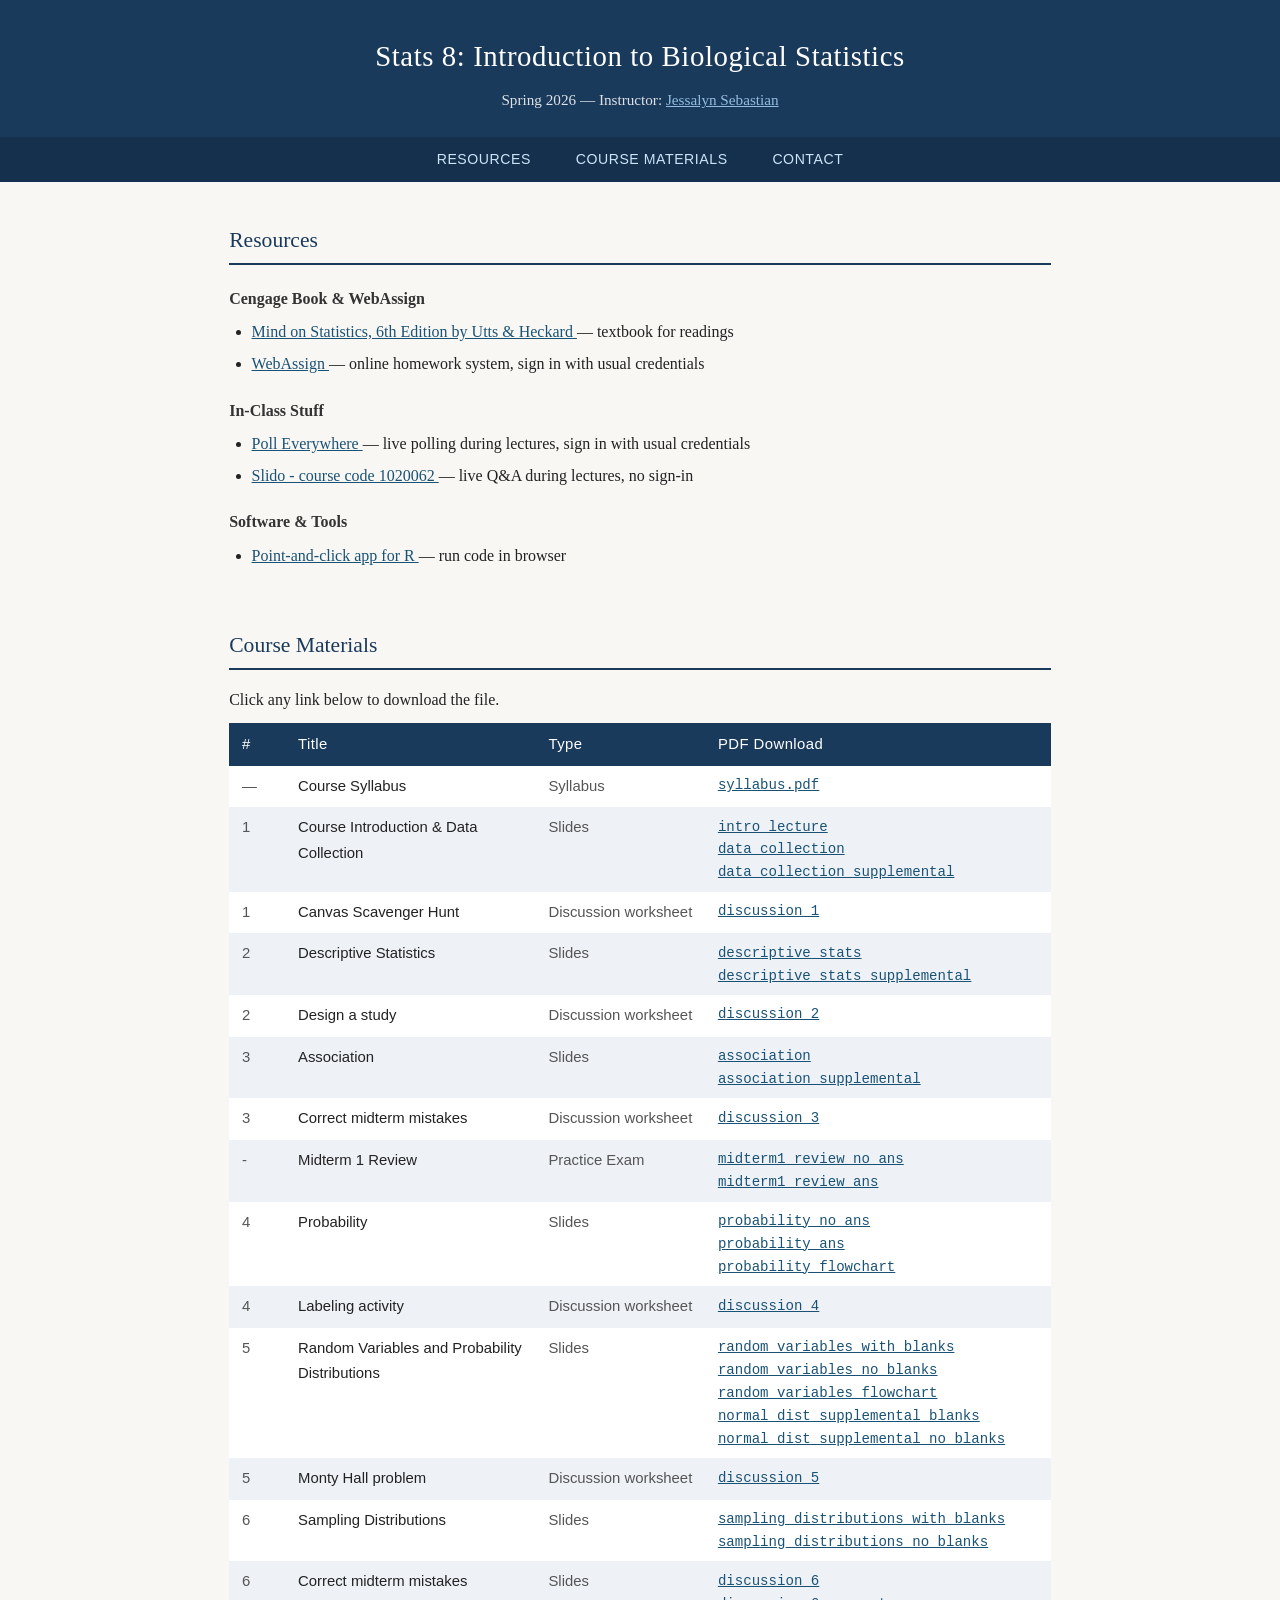
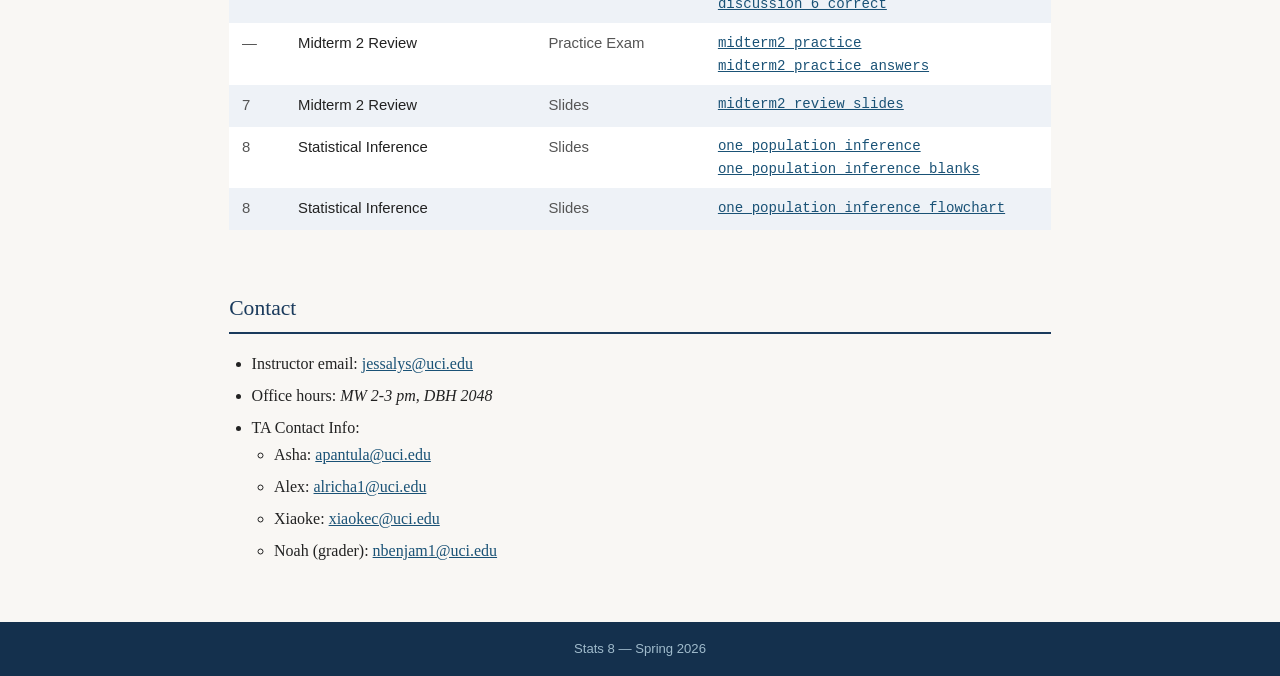
<file: index.html>
<!DOCTYPE html>
<html lang="en">
<head>
  <meta charset="UTF-8" />
  <meta name="viewport" content="width=device-width, initial-scale=1.0" />
  <title>Stats 8 — Spring 2026</title>
  <link rel="stylesheet" href="css/styles.css" />
</head>
<body>

  <header>
    <h1>Stats 8: Introduction to Biological Statistics</h1>
    <p class="subtitle">Spring 2026 &mdash; Instructor: <a href="mailto:jessalys@uci.edu">Jessalyn Sebastian</a></p>
  </header>

  <nav>
    <a href="#resources">Resources</a>
    <a href="#materials">Course Materials</a>
    <a href="#contact">Contact</a>
  </nav>

  <main>

      <!-- ── Resources ─────────────────────────────────────────────────── -->
    <section id="resources">
      <h2>Resources</h2>

      <h3>Cengage Book & WebAssign</h3>
      <ul>
        <li>
          <a href="https://ng.cengage.com/static/nb/ui/evo/index.html?snapshotId=2184703&id=1052605609&eISBN=9781337794749" target="_blank" rel="noopener">
            Mind on Statistics, 6th Edition by Utts &amp; Heckard
          </a> — textbook for readings
        </li>
        <li>
          <a href="https://www.webassign.net/" target="_blank" rel="noopener">
            WebAssign
          </a> — online homework system, sign in with usual credentials
        </li>
      </ul>

      <h3>In-Class Stuff</h3>
      <ul>
        <li>
          <a href="https://www.polleverywhere.com/stats8" target="_blank" rel="noopener">
            Poll Everywhere
          </a> — live polling during lectures, sign in with usual credentials
        </li>
                <li>
          <a href="https://www.slido.com" target="_blank" rel="noopener">
            Slido - course code 1020062
          </a> — live Q&A during lectures, no sign-in
        </li>
      </ul>

      <h3>Software &amp; Tools</h3>
      <ul>
        <li>
          <a href="https://jessalynnsebastian.github.io/intro_stat_shiny_r/" target="_blank" rel="noopener">
            Point-and-click app for R
          </a> — run code in browser
        </li>
      </ul>
    </section>

    <!-- ── Course Materials ───────────────────────────────────────────── -->
    <section id="materials">
      <h2>Course Materials</h2>
      <p>Click any link below to download the file.</p>

      <table>
        <thead>
          <tr>
            <th>#</th>
            <th>Title</th>
            <th>Type</th>
            <th>PDF Download</th>
          </tr>
        </thead>
        <tbody>

          <!-- ── Syllabus ── -->
          <tr>
            <td>—</td>
            <td>Course Syllabus</td>
            <td>Syllabus</td>
            <td><a href="materials/STATS8_S26.pdf" download>syllabus.pdf</a></td>
          </tr>

          <!-- ── Lecture slides — add a row for each new PDF ── -->
          <tr>
            <td>1</td>
            <td>Course Introduction &amp; Data Collection</td>
            <td>Slides</td>
            <td>
              <a href="materials/0_intro_lecture.pdf" download>intro_lecture</a><br />
              <a href="materials/1_datacollection.pdf" download>data_collection</a><br />
              <a href="materials/1_supplemental.pdf" download>data_collection_supplemental</a>
            </td>
          </tr>

          <tr>
            <td>1</td>
            <td>Canvas Scavenger Hunt</td>
            <td>Discussion worksheet</td>
            <td>
              <a href="materials/Discussion1.pdf" download>discussion_1</a>
            </td>
          </tr>

          <tr>
            <td>2</td>
            <td>Descriptive Statistics</td>
            <td>Slides</td>
            <td>
              <a href="materials/2_descriptivestats.pdf" download>descriptive_stats</a><br />
              <a href="materials/2_supplemental.pdf" download>descriptive_stats_supplemental</a>
            </td>
          </tr>

          <tr>
            <td>2</td>
            <td>Design a study</td>
            <td>Discussion worksheet</td>
            <td>
              <a href="materials/Discussion2.pdf" download>discussion_2</a>
            </td>
          </tr>

          <tr>
            <td>3</td>
            <td>Association</td>
            <td>Slides</td>
            <td>
              <a href="materials/3_association.pdf" download>association</a><br />
              <a href="materials/3_supplemental.pdf" download>association_supplemental</a>
            </td>
          </tr>

          <tr>
            <td>3</td>
            <td>Correct midterm mistakes</td>
            <td>Discussion worksheet</td>
            <td>
              <a href="materials/Discussion3Full.pdf" download>discussion_3</a>
            </td>
          </tr>
          
          <tr>
            <td>-</td>
            <td>Midterm 1 Review</td>
            <td>Practice Exam</td>
            <td>
              <a href="materials/3_mt1_review_no_ans.pdf" download>midterm1_review_no_ans</a><br />
              <a href="materials/3_mt1_review_ans.pdf" download>midterm1_review_ans</a>
            </td>
          </tr>

          <tr>
            <td>4</td>
            <td>Probability</td>
            <td>Slides</td>
            <td>
              <a href="materials/4_probability_no_ans.pdf" download>probability_no_ans</a><br />
              <a href="materials/4_probability.pdf" download>probability_ans</a><br />
              <a href="materials/4_probability_flowchart.pdf" download>probability_flowchart</a>
            </td>
          </tr>

          <tr>
            <td>4</td>
            <td>Labeling activity</td>
            <td>Discussion worksheet</td>
            <td>
              <a href="materials/Discussion4.pdf" download>discussion_4</a>
            </td>
          </tr>

          <tr>
            <td>5</td>
            <td>Random Variables and Probability Distributions</td>
            <td>Slides</td>
            <td>
              <a href="materials/5_dist_rv_withblanks.pdf" download>random_variables_with_blanks</a><br />
              <a href="materials/5_dist_rv.pdf" download>random_variables_no_blanks</a><br />
              <a href="materials/5_dist_rv_flowchart.pdf" download>random_variables_flowchart</a><br />
              <a href="materials/5_supplemental.pdf" download>normal_dist_supplemental_blanks</a><br />
              <a href="materials/5_supplemental_filled.pdf" download>normal_dist_supplemental_no_blanks</a>
            </td>
          </tr>

          <tr>
            <td>5</td>
            <td>Monty Hall problem</td>
            <td>Discussion worksheet</td>
            <td>
              <a href="materials/Discussion5.pdf" download>discussion_5</a>
            </td>
          </tr>

          <tr>
            <td>6</td>
            <td>Sampling Distributions</td>
            <td>Slides</td>
            <td>
              <a href="materials/6_samplingdist_inference_blanks.pdf" download>sampling_distributions_with_blanks</a><br />
              <a href="materials/6_samplingdist_inference_filled.pdf" download>sampling_distributions_no_blanks</a>
            </td>
          </tr>

          <tr>
            <td>6</td>
            <td>Correct midterm mistakes</td>
            <td>Slides</td>
            <td>
              <a href="materials/Discussion6Full.pdf" download>discussion_6</a><br />
              <a href="materials/stats8_dis6_ans.pdf" download>discussion_6_correct</a>
            </td>
          </tr>

          <tr>
            <td>—</td>
            <td>Midterm 2 Review</td>
            <td>Practice Exam</td>
            <td>
              <a href="materials/stats8_mt2_practice.pdf" download>midterm2_practice</a><br />
              <a href="materials/stats8_mt2_practice_ans.pdf" download>midterm2_practice_answers</a>
            </td>
          </tr>

          <tr>
            <td>7</td>
            <td>Midterm 2 Review</td>
            <td>Slides</td>
            <td>
              <a href="materials/7_mt2_review.pdf" download>midterm2_review_slides</a>
            </td>
          </tr>

          <tr>
            <td>8</td>
            <td>Statistical Inference</td>
            <td>Slides</td>
            <td>
              <a href="materials/8_one_pop_inference.pdf" download>one_population_inference</a>
              <a href="materials/8_one_pop_inference_blanks.pdf" download>one_population_inference_blanks</a><br />
            </td>
          </tr>

          <tr>
            <td>8</td>
            <td>Statistical Inference</td>
            <td>Slides</td>
            <td>
              <a href="materials/CI_HT_flowcharts.html" target="_blank" rel="noopener">one_population_inference_flowchart</a><br />
            </td>
          </tr>

        </tbody>
      </table>
    </section>

    <!-- ── Contact ───────────────────────────────────────────────────── -->
    <section id="contact">
      <h2>Contact</h2>
      <ul>
        <li>Instructor email: <a href="mailto:jessalys@uci.edu">jessalys@uci.edu</a></li>
        <li>Office hours: <em>MW 2-3 pm, DBH 2048</em></li>
        <li>
          TA Contact Info:
          <ul>
            <li>Asha: <a href="mailto:apantula@uci.edu">apantula@uci.edu</a></li>
            <li>Alex: <a href="mailto:alricha1@uci.edu">alricha1@uci.edu</a></li>
            <li>Xiaoke: <a href="mailto:xiaokec@uci.edu">xiaokec@uci.edu</a></li>
            <li>Noah (grader): <a href="mailto:nbenjam1@uci.edu">nbenjam1@uci.edu</a></li>
          </ul>
        </li>
      </ul>
    </section>

  </main>

  <footer>
    <p>Stats 8 &mdash; Spring 2026</p>
  </footer>

</body>
</html>
</file>
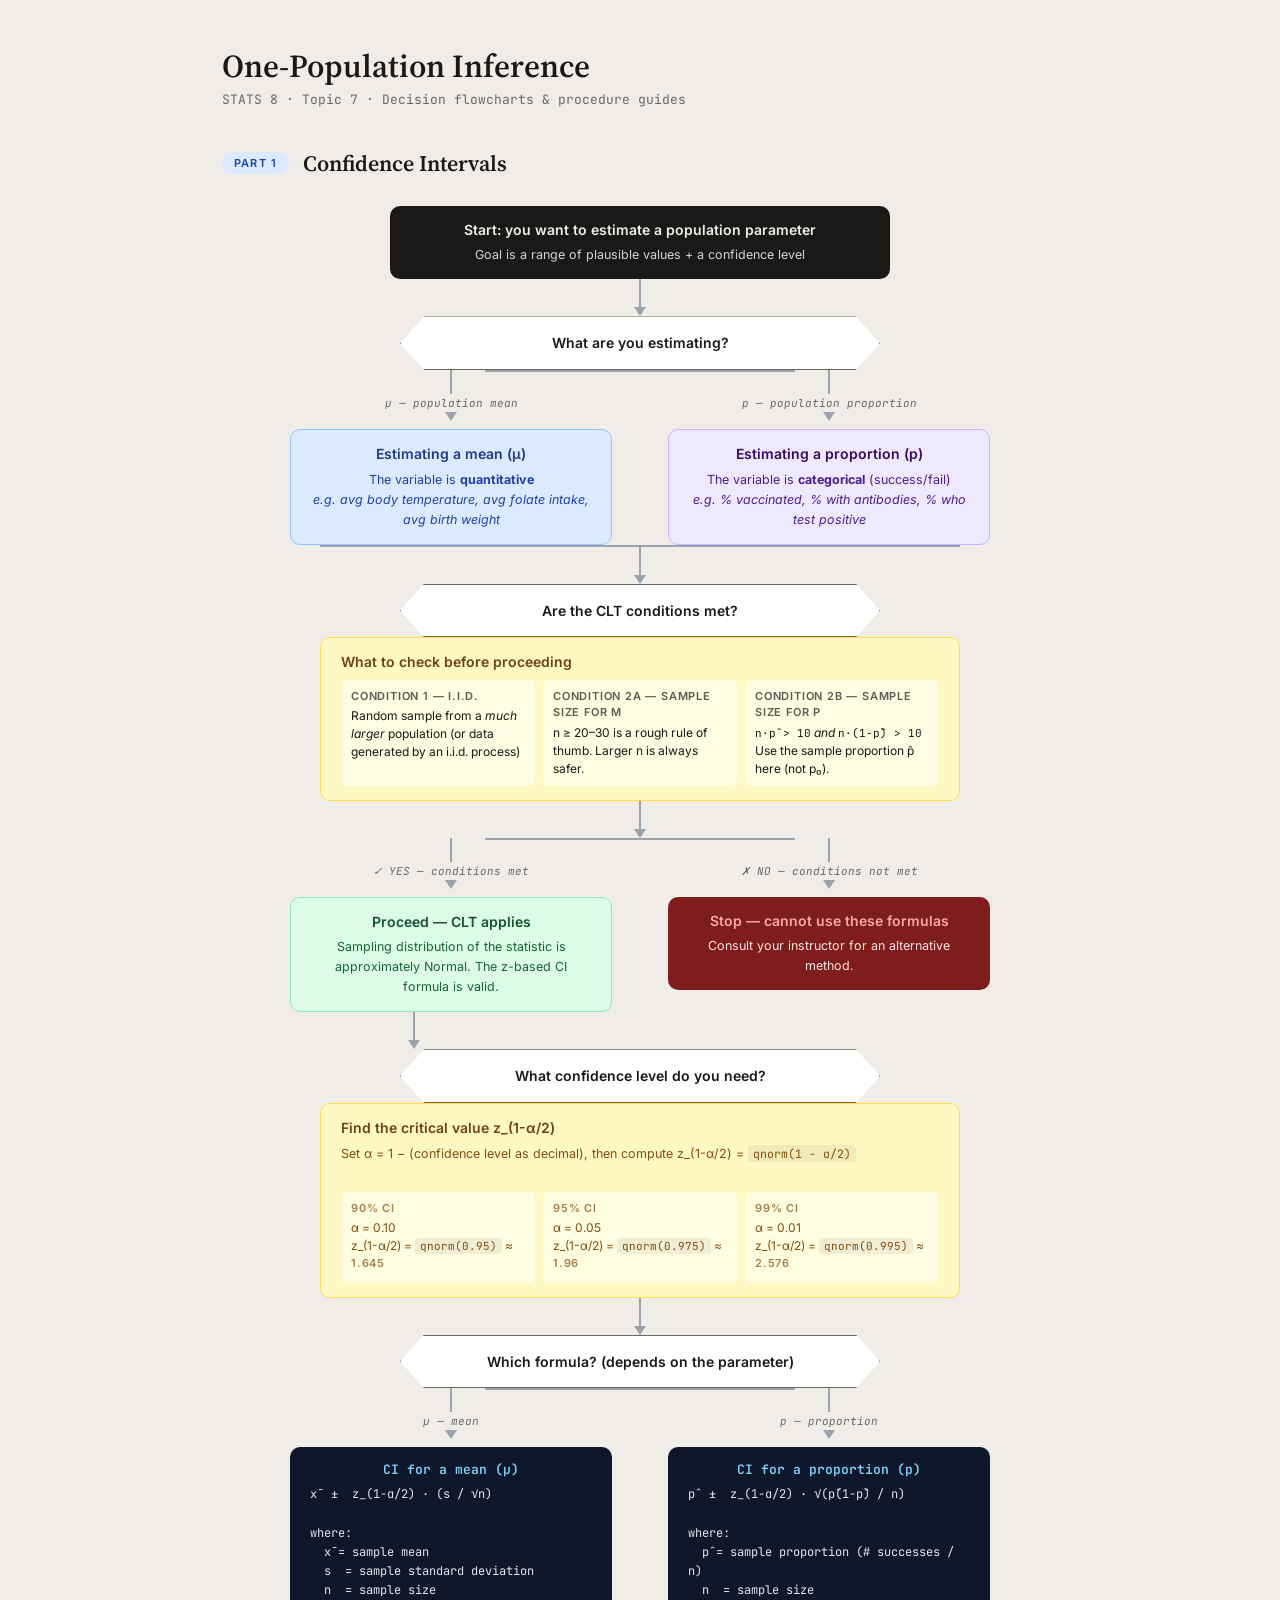
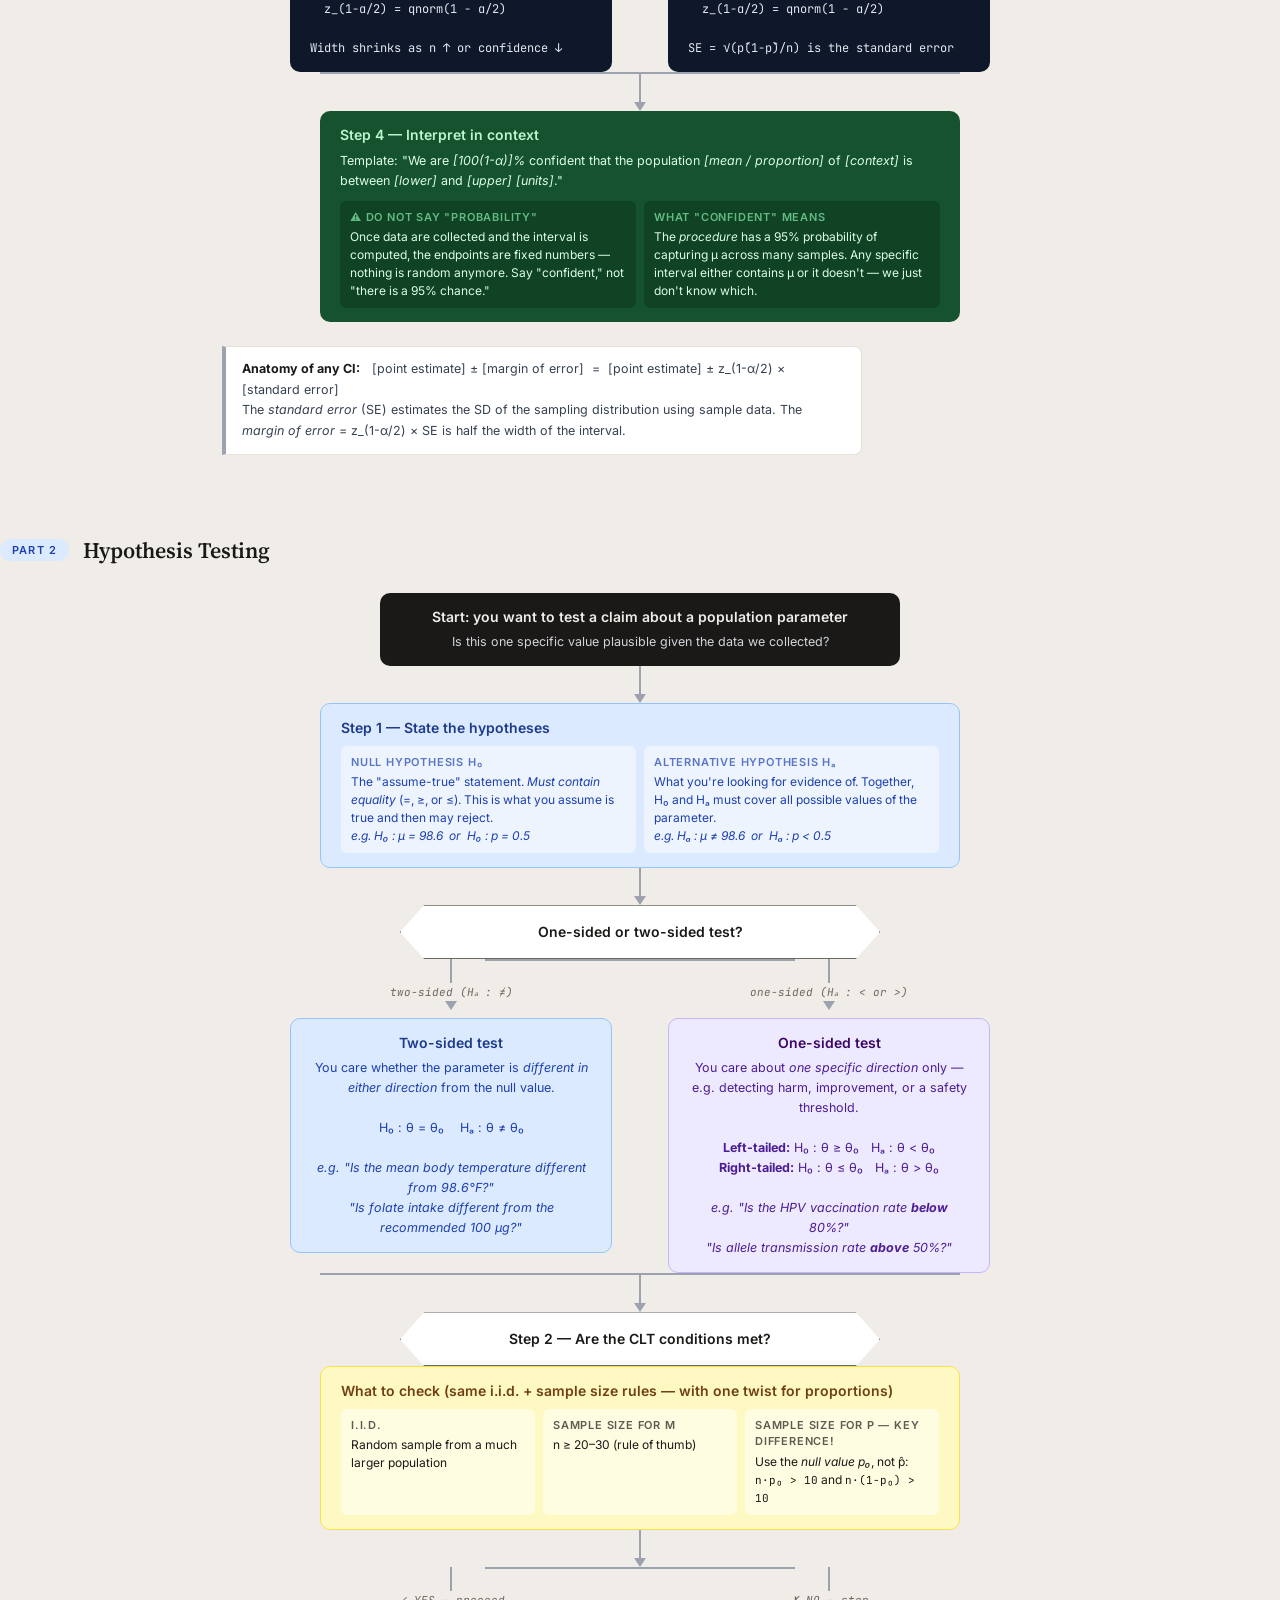
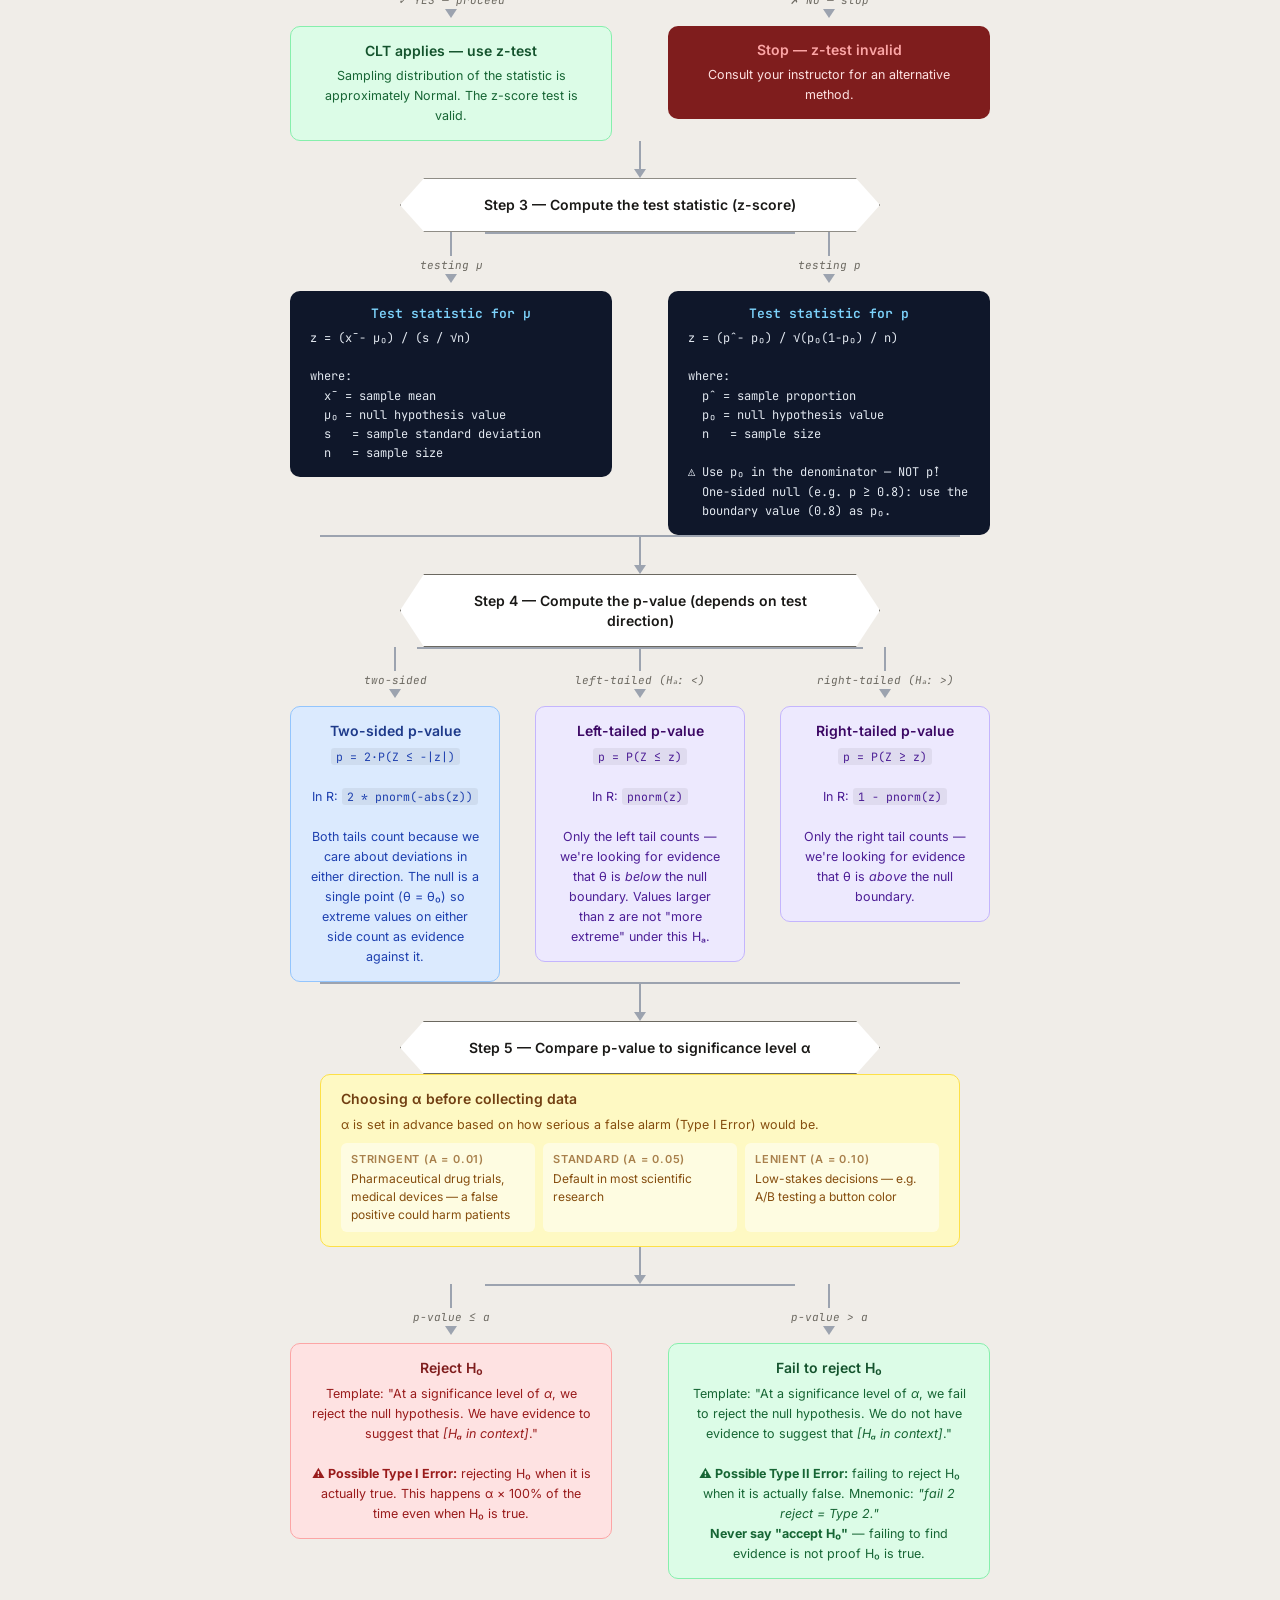
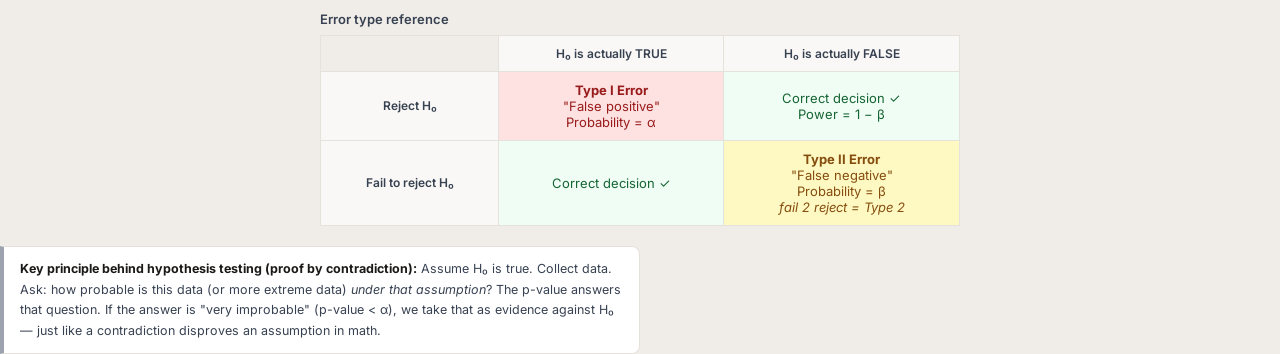
<file: CI_HT_flowcharts.html>
<!DOCTYPE html>
<html lang="en">
<head>
<meta charset="UTF-8">
<title>One-Population Inference — Decision Flowcharts</title>
<link href="https://fonts.googleapis.com/css2?family=Source+Serif+4:wght@400;600&family=JetBrains+Mono:wght@400;500&family=Inter:wght@400;500;600&display=swap" rel="stylesheet">
<style>
/* ── reset & base ─────────────────────────────────────────────── */
*{box-sizing:border-box;margin:0;padding:0}
body{font-family:'Inter',sans-serif;background:#f0ede8;color:#1a1917;min-height:100vh}

/* ── page shell ───────────────────────────────────────────────── */
.page{max-width:900px;margin:0 auto;padding:48px 32px 80px}

/* ── header ───────────────────────────────────────────────────── */
.doc-title{font-family:'Source Serif 4',serif;font-size:32px;font-weight:600;color:#1a1917;line-height:1.15;margin-bottom:6px}
.doc-sub{font-size:13px;color:#6b6860;font-family:'JetBrains Mono',monospace;margin-bottom:40px}

/* ── section headers ──────────────────────────────────────────── */
.section-label{display:flex;align-items:center;gap:14px;margin-bottom:28px;margin-top:64px}
.section-pill{font-size:11px;font-weight:600;letter-spacing:1.2px;text-transform:uppercase;padding:4px 12px;border-radius:20px}
.pill-blue{background:#dbeafe;color:#1e40af}
.pill-purple{background:#ede9fe;color:#4c1d95}
.section-label h2{font-family:'Source Serif 4',serif;font-size:22px;font-weight:600;color:#1a1917}

/* ── flow containers ──────────────────────────────────────────── */
.flow{display:flex;flex-direction:column;align-items:center;gap:0}

/* ── node base ────────────────────────────────────────────────── */
.node{border-radius:10px;padding:14px 20px;position:relative;width:100%;max-width:640px;text-align:center}
.node-title{font-size:14px;font-weight:600;line-height:1.4}
.node-body{font-size:12.5px;line-height:1.6;margin-top:6px}
.node-body code{font-family:'JetBrains Mono',monospace;font-size:11.5px;background:rgba(0,0,0,0.06);padding:1px 5px;border-radius:3px}

/* ── node types ───────────────────────────────────────────────── */
.node-start{background:#1a1917;color:#f0ede8;border:none}
.node-start .node-title{color:#f0ede8}

.node-question{background:#fff;border:1.5px solid #6b6860;border-radius:0;transform:none;clip-path:polygon(24px 0%,calc(100% - 24px) 0%,100% 50%,calc(100% - 24px) 100%,24px 100%,0% 50%);padding:16px 48px}
.node-question .node-title{color:#1a1917}

.node-blue{background:#dbeafe;border:1px solid #93c5fd}
.node-blue .node-title{color:#1e3a8a}
.node-blue .node-body{color:#1e40af}

.node-purple{background:#ede9fe;border:1px solid #c4b5fd}
.node-purple .node-title{color:#3b0764}
.node-purple .node-body{color:#4c1d95}

.node-green{background:#dcfce7;border:1px solid #86efac}
.node-green .node-title{color:#14532d}
.node-green .node-body{color:#166534}

.node-amber{background:#fef9c3;border:1px solid #fde047}
.node-amber .node-title{color:#713f12}
.node-amber .node-body{color:#854d0e}

.node-red{background:#fee2e2;border:1px solid #fca5a5}
.node-red .node-title{color:#7f1d1d}
.node-red .node-body{color:#991b1b}

.node-formula{background:#0f172a;border:none}
.node-formula .node-title{color:#7dd3fc;font-family:'JetBrains Mono',monospace;font-size:13px}
.node-formula .node-body{color:#e2e8f0;font-family:'JetBrains Mono',monospace;font-size:12px;white-space:pre-wrap;text-align:left}

.node-finish{background:#14532d;color:#f0fdf4;border:none}
.node-finish .node-title{color:#bbf7d0}
.node-finish .node-body{color:#dcfce7}

.node-stop{background:#7f1d1d;color:#fee2e2;border:none}
.node-stop .node-title{color:#fca5a5}
.node-stop .node-body{color:#fee2e2}

/* ── connector ────────────────────────────────────────────────── */
.connector{display:flex;flex-direction:column;align-items:center;gap:0;width:100%}
.arrow-shaft{width:2px;height:28px;background:#9ca3af}
.arrow-label{font-size:11px;color:#6b6860;font-style:italic;margin:2px 0;font-family:'JetBrains Mono',monospace;background:#f0ede8;padding:0 6px;position:relative;z-index:1}
.arrowhead{width:0;height:0;border-left:6px solid transparent;border-right:6px solid transparent;border-top:9px solid #9ca3af}

/* ── branch layout ────────────────────────────────────────────── */
.branch-wrap{width:100%;max-width:700px;display:flex;flex-direction:column;align-items:center}
.branch-bar{width:100%;display:flex;position:relative;justify-content:space-between;margin-bottom:0}
.branch-bar::before{content:'';position:absolute;top:0;left:calc(25% + 20px);right:calc(25% + 20px);height:2px;background:#9ca3af}
.branch-col{display:flex;flex-direction:column;align-items:center;width:46%}
.branch-stem{width:2px;height:24px;background:#9ca3af}
.branch-label{font-size:11px;color:#6b6860;font-style:italic;font-family:'JetBrains Mono',monospace;margin:2px 0;padding:0 6px;background:#f0ede8}

/* ── three-branch layout ─────────────────────────────────────── */
.branch3-bar{width:100%;display:flex;position:relative;justify-content:space-between;margin-bottom:0}
.branch3-bar::before{content:'';position:absolute;top:0;left:calc(16.66% + 10px);right:calc(16.66% + 10px);height:2px;background:#9ca3af}
.branch3-col{display:flex;flex-direction:column;align-items:center;width:30%}

/* ── merge ────────────────────────────────────────────────────── */
.merge-bar{width:100%;position:relative;height:2px;background:#9ca3af;max-width:640px;margin:0 auto}

/* ── sub-detail block (inside a node) ────────────────────────── */
.detail-row{display:flex;gap:8px;margin-top:8px;text-align:left}
.detail-box{flex:1;background:rgba(255,255,255,0.5);border-radius:6px;padding:8px 10px;font-size:12px;line-height:1.5}
.detail-box strong{display:block;font-size:11px;font-weight:600;text-transform:uppercase;letter-spacing:.8px;margin-bottom:3px;opacity:.7}
.detail-box code{font-family:'JetBrains Mono',monospace;font-size:11px}

/* ── divider ──────────────────────────────────────────────────── */
.page-divider{border:none;border-top:1px dashed #c4bfb6;margin:80px 0 0}

/* ── note box ─────────────────────────────────────────────────── */
.note{background:#fff;border:1px solid #e5e2db;border-left:4px solid #9ca3af;border-radius:0 8px 8px 0;padding:12px 16px;margin-top:12px;font-size:12.5px;line-height:1.65;color:#374151;width:100%;max-width:640px}
.note strong{color:#1a1917}

/* ── error table ──────────────────────────────────────────────── */
.error-table{width:100%;max-width:640px;border-collapse:collapse;font-size:13px;margin-top:8px}
.error-table th,.error-table td{border:1px solid #e5e2db;padding:10px 14px;text-align:center}
.error-table th{background:#f9f8f6;font-weight:600;font-size:12px;color:#374151}
.cell-ok{background:#f0fdf4;color:#166534}
.cell-t1{background:#fee2e2;color:#991b1b}
.cell-t2{background:#fef9c3;color:#854d0e}
</style>
</head>
<body>
<div class="page">

<p class="doc-title">One-Population Inference</p>
<p class="doc-sub">STATS 8 · Topic 7 · Decision flowcharts &amp; procedure guides</p>

<!-- ════════════════════════════════════════════════════════════
     PART 1 — CONFIDENCE INTERVALS
     ════════════════════════════════════════════════════════════ -->
<div class="section-label" style="margin-top:0">
  <span class="section-pill pill-blue">Part 1</span>
  <h2>Confidence Intervals</h2>
</div>

<div class="flow">

  <!-- START -->
  <div class="node node-start" style="max-width:500px">
    <div class="node-title">Start: you want to estimate a population parameter</div>
    <div class="node-body" style="color:#d1d5db">Goal is a range of plausible values + a confidence level</div>
  </div>

  <!-- arrow -->
  <div class="connector"><div class="arrow-shaft"></div><div class="arrowhead"></div></div>

  <!-- Q1: μ or p? -->
  <div class="node node-question" style="max-width:480px">
    <div class="node-title">What are you estimating?</div>
  </div>

  <!-- branch μ vs p -->
  <div class="branch-wrap">
    <div class="branch-bar">
      <div class="branch-col">
        <div class="branch-stem"></div>
        <div class="branch-label">μ — population mean</div>
        <div class="arrowhead"></div>
        <div style="height:8px"></div>
        <div class="node node-blue" style="max-width:100%">
          <div class="node-title">Estimating a mean (μ)</div>
          <div class="node-body">The variable is <strong>quantitative</strong><br>
            <em>e.g. avg body temperature, avg folate intake, avg birth weight</em>
          </div>
        </div>
      </div>
      <div class="branch-col">
        <div class="branch-stem"></div>
        <div class="branch-label">p — population proportion</div>
        <div class="arrowhead"></div>
        <div style="height:8px"></div>
        <div class="node node-purple" style="max-width:100%">
          <div class="node-title">Estimating a proportion (p)</div>
          <div class="node-body">The variable is <strong>categorical</strong> (success/fail)<br>
            <em>e.g. % vaccinated, % with antibodies, % who test positive</em>
          </div>
        </div>
      </div>
    </div>
  </div>

  <!-- merge + arrow -->
  <div class="merge-bar"></div>
  <div class="connector"><div class="arrow-shaft"></div><div class="arrowhead"></div></div>

  <!-- Q2: CLT conditions -->
  <div class="node node-question" style="max-width:480px">
    <div class="node-title">Are the CLT conditions met?</div>
  </div>

  <!-- CLT detail -->
  <div class="node node-amber" style="max-width:640px;text-align:left">
    <div class="node-title">What to check before proceeding</div>
    <div class="detail-row">
      <div class="detail-box">
        <strong>Condition 1 — i.i.d.</strong>
        Random sample from a <em>much larger</em> population (or data generated by an i.i.d. process)
      </div>
      <div class="detail-box">
        <strong>Condition 2a — sample size for μ</strong>
        n ≥ 20–30 is a rough rule of thumb. Larger n is always safer.
      </div>
      <div class="detail-box">
        <strong>Condition 2b — sample size for p</strong>
        <code>n·p̂ &gt; 10</code> <em>and</em> <code>n·(1−p̂) &gt; 10</code><br>
        Use the sample proportion p̂ here (not p₀).
      </div>
    </div>
  </div>
  <div class="connector"><div class="arrow-shaft"></div><div class="arrowhead"></div></div>

  <!-- branch yes / no -->
  <div class="branch-wrap">
    <div class="branch-bar">
      <div class="branch-col">
        <div class="branch-stem"></div>
        <div class="branch-label">✓ YES — conditions met</div>
        <div class="arrowhead"></div>
        <div style="height:8px"></div>
        <div class="node node-green" style="max-width:100%">
          <div class="node-title">Proceed — CLT applies</div>
          <div class="node-body">Sampling distribution of the statistic is approximately Normal. The z-based CI formula is valid.</div>
        </div>
      </div>
      <div class="branch-col">
        <div class="branch-stem"></div>
        <div class="branch-label">✗ NO — conditions not met</div>
        <div class="arrowhead"></div>
        <div style="height:8px"></div>
        <div class="node node-stop" style="max-width:100%">
          <div class="node-title">Stop — cannot use these formulas</div>
          <div class="node-body">Consult your instructor for an alternative method.</div>
        </div>
      </div>
    </div>
  </div>

  <!-- continue from YES branch -->
  <div style="width:46%;align-self:flex-start;margin-left:0;display:flex;flex-direction:column;align-items:center">
    <div class="arrow-shaft"></div>
    <div class="arrowhead"></div>
  </div>

  <!-- <div class="connector" style="margin-top:0"><div class="arrow-shaft"></div><div class="arrowhead"></div></div> -->

  <!-- Q3: confidence level -->
  <div class="node node-question" style="max-width:480px">
    <div class="node-title">What confidence level do you need?</div>
  </div>

  <div class="node node-amber" style="max-width:640px;text-align:left">
    <div class="node-title">Find the critical value z_(1-α/2)</div>
    <div class="node-body">
      Set α = 1 − (confidence level as decimal), then compute z_(1-α/2) = <code>qnorm(1 − α/2)</code><br><br>
      <div class="detail-row">
        <div class="detail-box"><strong>90% CI</strong>α = 0.10<br>z_(1-α/2) = <code>qnorm(0.95)</code> ≈ <strong>1.645</strong></div>
        <div class="detail-box"><strong>95% CI</strong>α = 0.05<br>z_(1-α/2) = <code>qnorm(0.975)</code> ≈ <strong>1.96</strong></div>
        <div class="detail-box"><strong>99% CI</strong>α = 0.01<br>z_(1-α/2) = <code>qnorm(0.995)</code> ≈ <strong>2.576</strong></div>
      </div>
    </div>
  </div>
  <div class="connector"><div class="arrow-shaft"></div><div class="arrowhead"></div></div>

  <!-- Q4: which formula -->
  <div class="node node-question" style="max-width:480px">
    <div class="node-title">Which formula? (depends on the parameter)</div>
  </div>

  <!-- formula branch -->
  <div class="branch-wrap">
    <div class="branch-bar">
      <div class="branch-col">
        <div class="branch-stem"></div>
        <div class="branch-label">μ — mean</div>
        <div class="arrowhead"></div>
        <div style="height:8px"></div>
        <div class="node node-formula" style="max-width:100%">
          <div class="node-title">CI for a mean (μ)</div>
          <div class="node-body">x̄  ±  z_(1-α/2) · (s / √n)

where:
  x̄ = sample mean
  s  = sample standard deviation
  n  = sample size
  z_(1-α/2) = qnorm(1 − α/2)

Width shrinks as n ↑ or confidence ↓</div>
        </div>
      </div>
      <div class="branch-col">
        <div class="branch-stem"></div>
        <div class="branch-label">p — proportion</div>
        <div class="arrowhead"></div>
        <div style="height:8px"></div>
        <div class="node node-formula" style="max-width:100%">
          <div class="node-title">CI for a proportion (p)</div>
          <div class="node-body">p̂  ±  z_(1-α/2) · √(p̂(1−p̂) / n)

where:
  p̂ = sample proportion (# successes / n)
  n  = sample size
  z_(1-α/2) = qnorm(1 − α/2)

SE = √(p̂(1−p̂)/n) is the standard error</div>
        </div>
      </div>
    </div>
  </div>

  <!-- merge + arrow -->
  <div class="merge-bar"></div>
  <div class="connector"><div class="arrow-shaft"></div><div class="arrowhead"></div></div>

  <!-- interpret -->
  <div class="node node-finish" style="max-width:640px;text-align:left">
    <div class="node-title">Step 4 — Interpret in context</div>
    <div class="node-body">
      Template: "We are <em>[100(1-α)]%</em> confident that the population <em>[mean / proportion]</em> of <em>[context]</em> is between <em>[lower]</em> and <em>[upper] [units]</em>."
      <div class="detail-row" style="margin-top:10px">
        <div class="detail-box" style="background:rgba(0,0,0,0.2);color:#dcfce7">
          <strong style="color:#86efac">⚠ do NOT say "probability"</strong>
          Once data are collected and the interval is computed, the endpoints are fixed numbers — nothing is random anymore. Say "confident," not "there is a 95% chance."
        </div>
        <div class="detail-box" style="background:rgba(0,0,0,0.2);color:#dcfce7">
          <strong style="color:#86efac">What "confident" means</strong>
          The <em>procedure</em> has a 95% probability of capturing μ across many samples. Any specific interval either contains μ or it doesn't — we just don't know which.
        </div>
      </div>
    </div>
  </div>

</div><!-- end .flow -->

<div class="note" style="margin-top:24px">
  <strong>Anatomy of any CI:</strong> &nbsp; [point estimate] ± [margin of error] &nbsp;=&nbsp; [point estimate] ± z_(1-α/2) × [standard error]<br>
  The <em>standard error</em> (SE) estimates the SD of the sampling distribution using sample data. The <em>margin of error</em> = z_(1-α/2) × SE is half the width of the interval.
</div>


<!-- ════════════════════════════════════════════════════════════
     PART 2 — HYPOTHESIS TESTING
     ══════════════════════════════════════════-->
</div>
<div class="section-label" style="margin-top:0">
  <span class="section-pill pill-blue">Part 2</span>
  <h2>Hypothesis Testing</h2>
</div>
<div class="flow">

  <!-- START -->
  <div class="node node-start" style="max-width:520px">
    <div class="node-title">Start: you want to test a claim about a population parameter</div>
    <div class="node-body" style="color:#d1d5db">Is this one specific value plausible given the data we collected?</div>
  </div>
  <div class="connector"><div class="arrow-shaft"></div><div class="arrowhead"></div></div>

  <!-- Step 1 — hypotheses -->
  <div class="node node-blue" style="max-width:640px;text-align:left">
    <div class="node-title">Step 1 — State the hypotheses</div>
    <div class="node-body">
      <div class="detail-row">
        <div class="detail-box">
          <strong>Null hypothesis H₀</strong>
          The "assume-true" statement. <em>Must contain equality</em> (=, ≥, or ≤). This is what you assume is true and then may reject.<br>
          <em>e.g. H₀ : μ = 98.6 &nbsp;or&nbsp; H₀ : p = 0.5</em>
        </div>
        <div class="detail-box">
          <strong>Alternative hypothesis Hₐ</strong>
          What you're looking for evidence of. Together, H₀ and Hₐ must cover all possible values of the parameter.<br>
          <em>e.g. Hₐ : μ ≠ 98.6 &nbsp;or&nbsp; Hₐ : p &lt; 0.5</em>
        </div>
      </div>
    </div>
  </div>
  <div class="connector"><div class="arrow-shaft"></div><div class="arrowhead"></div></div>

  <!-- Q: one-sided or two-sided -->
  <div class="node node-question" style="max-width:480px">
    <div class="node-title">One-sided or two-sided test?</div>
  </div>

  <!-- branch: two-sided / one-sided -->
  <div class="branch-wrap">
    <div class="branch-bar">
      <div class="branch-col">
        <div class="branch-stem"></div>
        <div class="branch-label">two-sided (Hₐ : ≠)</div>
        <div class="arrowhead"></div>
        <div style="height:8px"></div>
        <div class="node node-blue" style="max-width:100%">
          <div class="node-title">Two-sided test</div>
          <div class="node-body">
            You care whether the parameter is <em>different in either direction</em> from the null value.<br><br>
            H₀ : θ = θ₀ &nbsp;&nbsp; Hₐ : θ ≠ θ₀<br><br>
            <em>e.g. "Is the mean body temperature different from 98.6°F?"<br>
            "Is folate intake different from the recommended 100 μg?"</em>
          </div>
        </div>
      </div>
      <div class="branch-col">
        <div class="branch-stem"></div>
        <div class="branch-label">one-sided (Hₐ : &lt; or &gt;)</div>
        <div class="arrowhead"></div>
        <div style="height:8px"></div>
        <div class="node node-purple" style="max-width:100%">
          <div class="node-title">One-sided test</div>
          <div class="node-body">
            You care about <em>one specific direction</em> only — e.g. detecting harm, improvement, or a safety threshold.<br><br>
            <strong>Left-tailed:</strong> H₀ : θ ≥ θ₀ &nbsp; Hₐ : θ &lt; θ₀<br>
            <strong>Right-tailed:</strong> H₀ : θ ≤ θ₀ &nbsp; Hₐ : θ &gt; θ₀<br><br>
            <em>e.g. "Is the HPV vaccination rate <strong>below</strong> 80%?"<br>
            "Is allele transmission rate <strong>above</strong> 50%?"</em>
          </div>
        </div>
      </div>
    </div>
  </div>

  <!-- merge -->
  <div class="merge-bar"></div>
  <div class="connector"><div class="arrow-shaft"></div><div class="arrowhead"></div></div>

  <!-- Step 2 — CLT -->
  <div class="node node-question" style="max-width:480px">
    <div class="node-title">Step 2 — Are the CLT conditions met?</div>
  </div>

  <div class="node node-amber" style="max-width:640px;text-align:left">
    <div class="node-title">What to check (same i.i.d. + sample size rules — with one twist for proportions)</div>
    <div class="detail-row">
      <div class="detail-box">
        <strong>i.i.d.</strong>
        Random sample from a much larger population
      </div>
      <div class="detail-box">
        <strong>Sample size for μ</strong>
        n ≥ 20–30 (rule of thumb)
      </div>
      <div class="detail-box">
        <strong>Sample size for p — key difference!</strong>
        Use the <em>null value p₀</em>, not p̂:<br>
        <code>n·p₀ &gt; 10</code> and <code>n·(1−p₀) &gt; 10</code>
      </div>
    </div>
  </div>

  <!-- branch yes / no -->
  <div class="connector"><div class="arrow-shaft"></div><div class="arrowhead"></div></div>
  <div class="branch-wrap">
    <div class="branch-bar">
      <div class="branch-col">
        <div class="branch-stem"></div>
        <div class="branch-label">✓ YES — proceed</div>
        <div class="arrowhead"></div>
        <div style="height:8px"></div>
        <div class="node node-green" style="max-width:100%">
          <div class="node-title">CLT applies — use z-test</div>
          <div class="node-body">Sampling distribution of the statistic is approximately Normal. The z-score test is valid.</div>
        </div>
      </div>
      <div class="branch-col">
        <div class="branch-stem"></div>
        <div class="branch-label">✗ NO — stop</div>
        <div class="arrowhead"></div>
        <div style="height:8px"></div>
        <div class="node node-stop" style="max-width:100%">
          <div class="node-title">Stop — z-test invalid</div>
          <div class="node-body">Consult your instructor for an alternative method.</div>
        </div>
      </div>
    </div>
  </div>

  <div class="connector"><div class="arrow-shaft"></div><div class="arrowhead"></div></div>

  <!-- Q: μ or p for test stat -->
  <div class="node node-question" style="max-width:480px">
    <div class="node-title">Step 3 — Compute the test statistic (z-score)</div>
  </div>

  <!-- test stat branch -->
  <div class="branch-wrap">
    <div class="branch-bar">
      <div class="branch-col">
        <div class="branch-stem"></div>
        <div class="branch-label">testing μ</div>
        <div class="arrowhead"></div>
        <div style="height:8px"></div>
        <div class="node node-formula" style="max-width:100%">
          <div class="node-title">Test statistic for μ</div>
          <div class="node-body">z = (x̄ − μ₀) / (s / √n)

where:
  x̄  = sample mean
  μ₀ = null hypothesis value
  s   = sample standard deviation
  n   = sample size</div>
        </div>
      </div>
      <div class="branch-col">
        <div class="branch-stem"></div>
        <div class="branch-label">testing p</div>
        <div class="arrowhead"></div>
        <div style="height:8px"></div>
        <div class="node node-formula" style="max-width:100%">
          <div class="node-title">Test statistic for p</div>
          <div class="node-body">z = (p̂ − p₀) / √(p₀(1−p₀) / n)

where:
  p̂  = sample proportion
  p₀ = null hypothesis value
  n   = sample size

⚠ Use p₀ in the denominator — NOT p̂!
  One-sided null (e.g. p ≥ 0.8): use the
  boundary value (0.8) as p₀.</div>
        </div>
      </div>
    </div>
  </div>

  <div class="merge-bar"></div>
  <div class="connector"><div class="arrow-shaft"></div><div class="arrowhead"></div></div>

  <!-- Q: direction for p-value -->
  <div class="node node-question" style="max-width:480px">
    <div class="node-title">Step 4 — Compute the p-value (depends on test direction)</div>
  </div>

  <!-- three-way branch for p-value -->
  <div class="branch-wrap">
    <div class="branch3-bar">
      <div class="branch3-col">
        <div class="branch-stem"></div>
        <div class="branch-label">two-sided</div>
        <div class="arrowhead"></div>
        <div style="height:8px"></div>
        <div class="node node-blue" style="max-width:100%">
          <div class="node-title">Two-sided p-value</div>
          <div class="node-body">
            <code>p = 2·P(Z ≤ −|z|)</code><br><br>
            In R: <code>2 * pnorm(-abs(z))</code><br><br>
            Both tails count because we care about deviations in either direction. The null is a single point (θ = θ₀) so extreme values on either side count as evidence against it.
          </div>
        </div>
      </div>
      <div class="branch3-col">
        <div class="branch-stem"></div>
        <div class="branch-label">left-tailed (Hₐ: &lt;)</div>
        <div class="arrowhead"></div>
        <div style="height:8px"></div>
        <div class="node node-purple" style="max-width:100%">
          <div class="node-title">Left-tailed p-value</div>
          <div class="node-body">
            <code>p = P(Z ≤ z)</code><br><br>
            In R: <code>pnorm(z)</code><br><br>
            Only the left tail counts — we're looking for evidence that θ is <em>below</em> the null boundary. Values larger than z are not "more extreme" under this Hₐ.
          </div>
        </div>
      </div>
      <div class="branch3-col">
        <div class="branch-stem"></div>
        <div class="branch-label">right-tailed (Hₐ: &gt;)</div>
        <div class="arrowhead"></div>
        <div style="height:8px"></div>
        <div class="node node-purple" style="max-width:100%">
          <div class="node-title">Right-tailed p-value</div>
          <div class="node-body">
            <code>p = P(Z ≥ z)</code><br><br>
            In R: <code>1 - pnorm(z)</code><br><br>
            Only the right tail counts — we're looking for evidence that θ is <em>above</em> the null boundary.
          </div>
        </div>
      </div>
    </div>
  </div>

  <div class="merge-bar"></div>
  <div class="connector"><div class="arrow-shaft"></div><div class="arrowhead"></div></div>

  <!-- Q: compare to alpha -->
  <div class="node node-question" style="max-width:480px">
    <div class="node-title">Step 5 — Compare p-value to significance level α</div>
  </div>

  <div class="node node-amber" style="max-width:640px;text-align:left">
    <div class="node-title">Choosing α before collecting data</div>
    <div class="node-body">α is set in advance based on how serious a false alarm (Type I Error) would be.
      <div class="detail-row" style="margin-top:8px">
        <div class="detail-box"><strong>Stringent (α = 0.01)</strong>Pharmaceutical drug trials, medical devices — a false positive could harm patients</div>
        <div class="detail-box"><strong>Standard (α = 0.05)</strong>Default in most scientific research</div>
        <div class="detail-box"><strong>Lenient (α = 0.10)</strong>Low-stakes decisions — e.g. A/B testing a button color</div>
      </div>
    </div>
  </div>
  <div class="connector"><div class="arrow-shaft"></div><div class="arrowhead"></div></div>

  <!-- final decision branch -->
  <div class="branch-wrap">
    <div class="branch-bar">
      <div class="branch-col">
        <div class="branch-stem"></div>
        <div class="branch-label">p-value ≤ α</div>
        <div class="arrowhead"></div>
        <div style="height:8px"></div>
        <div class="node node-red" style="max-width:100%">
          <div class="node-title">Reject H₀</div>
          <div class="node-body">
            Template: "At a significance level of <em>α</em>, we reject the null hypothesis. We have evidence to suggest that <em>[Hₐ in context]</em>."<br><br>
            <strong>⚠ Possible Type I Error:</strong> rejecting H₀ when it is actually true. This happens α × 100% of the time even when H₀ is true.
          </div>
        </div>
      </div>
      <div class="branch-col">
        <div class="branch-stem"></div>
        <div class="branch-label">p-value &gt; α</div>
        <div class="arrowhead"></div>
        <div style="height:8px"></div>
        <div class="node node-green" style="max-width:100%">
          <div class="node-title">Fail to reject H₀</div>
          <div class="node-body">
            Template: "At a significance level of <em>α</em>, we fail to reject the null hypothesis. We do not have evidence to suggest that <em>[Hₐ in context]</em>."<br><br>
            <strong>⚠ Possible Type II Error:</strong> failing to reject H₀ when it is actually false. Mnemonic: <em>"fail 2 reject = Type 2."</em><br>
            <strong>Never say "accept H₀"</strong> — failing to find evidence is not proof H₀ is true.
          </div>
        </div>
      </div>
    </div>
  </div>

</div><!-- end .flow -->

<!-- Type I / II error table -->
<div style="width:100%;max-width:640px;margin:32px auto 0">
  <p style="font-size:13px;font-weight:600;color:#374151;margin-bottom:8px">Error type reference</p>
  <table class="error-table">
    <tr>
      <th style="background:#f0ede8"></th>
      <th>H₀ is actually TRUE</th>
      <th>H₀ is actually FALSE</th>
    </tr>
    <tr>
      <th>Reject H₀</th>
      <td class="cell-t1"><strong>Type I Error</strong><br>"False positive"<br>Probability = α</td>
      <td class="cell-ok">Correct decision ✓<br>Power = 1 − β</td>
    </tr>
    <tr>
      <th>Fail to reject H₀</th>
      <td class="cell-ok">Correct decision ✓</td>
      <td class="cell-t2"><strong>Type II Error</strong><br>"False negative"<br>Probability = β<br><em>fail 2 reject = Type 2</em></td>
    </tr>
  </table>
</div>

<div class="note" style="margin-top:20px">
  <strong>Key principle behind hypothesis testing (proof by contradiction):</strong> Assume H₀ is true. Collect data. Ask: how probable is this data (or more extreme data) <em>under that assumption</em>? The p-value answers that question. If the answer is "very improbable" (p-value &lt; α), we take that as evidence against H₀ — just like a contradiction disproves an assumption in math.
</div>

</div><!-- end .page -->
</body>
</html>
</file>
<file: css/styles.css>
/* ── Reset & base ─────────────────────────────────────────────────────── */
*, *::before, *::after { box-sizing: border-box; margin: 0; padding: 0; }

body {
  font-family: Georgia, "Times New Roman", serif;
  font-size: 1rem;
  line-height: 1.7;
  color: #222;
  background: #f9f7f4;
}

a { color: #1a5276; }
a:hover { color: #117a65; }

/* ── Header ───────────────────────────────────────────────────────────── */
header {
  background: #1a3a5c;
  color: #fff;
  padding: 2rem 1.5rem 1.5rem;
  text-align: center;
}

header h1 {
  font-size: 1.8rem;
  font-weight: normal;
  letter-spacing: 0.02em;
  margin-bottom: 0.4rem;
}

header .subtitle {
  font-size: 0.95rem;
  opacity: 0.85;
}

header .subtitle a {
  color: #a8d5f5;
}

/* ── Nav ──────────────────────────────────────────────────────────────── */
nav {
  background: #14304d;
  display: flex;
  gap: 0;
  justify-content: center;
  flex-wrap: wrap;
}

nav a {
  display: inline-block;
  padding: 0.65rem 1.4rem;
  color: #cce4f7;
  text-decoration: none;
  font-family: Arial, Helvetica, sans-serif;
  font-size: 0.88rem;
  letter-spacing: 0.04em;
  text-transform: uppercase;
  transition: background 0.15s;
}

nav a:hover {
  background: #1a5276;
  color: #fff;
}

/* ── Main layout ──────────────────────────────────────────────────────── */
main {
  max-width: 860px;
  margin: 2.5rem auto 3rem;
  padding: 0 1.2rem;
  display: flex;
  flex-direction: column;
  gap: 3rem;
}

/* ── Sections ─────────────────────────────────────────────────────────── */
section h2 {
  font-size: 1.35rem;
  font-weight: normal;
  color: #1a3a5c;
  border-bottom: 2px solid #1a3a5c;
  padding-bottom: 0.3rem;
  margin-bottom: 1rem;
}

section h3 {
  font-size: 1rem;
  font-weight: bold;
  margin: 1.2rem 0 0.4rem;
  color: #333;
}

section p,
section ul {
  margin-bottom: 0.6rem;
}

section ul {
  padding-left: 1.4rem;
}

section ul li {
  margin-bottom: 0.3rem;
}

/* ── Materials table ──────────────────────────────────────────────────── */
table {
  width: 100%;
  border-collapse: collapse;
  font-family: Arial, Helvetica, sans-serif;
  font-size: 0.93rem;
  margin-bottom: 0.8rem;
}

thead tr {
  background: #1a3a5c;
  color: #fff;
}

thead th {
  padding: 0.55rem 0.8rem;
  text-align: left;
  font-weight: normal;
  letter-spacing: 0.03em;
}

tbody tr:nth-child(odd)  { background: #fff; }
tbody tr:nth-child(even) { background: #eef2f7; }

tbody tr:hover { background: #d6e4f0; }

tbody td {
  padding: 0.5rem 0.8rem;
  vertical-align: top;
}

tbody td:first-child {
  color: #555;
  white-space: nowrap;
  width: 3.5rem;
}

tbody td:nth-child(3) {
  color: #555;
  white-space: nowrap;
}

tbody td:last-child {
  line-height: 1.45;
  overflow-wrap: anywhere;
}

tbody td:last-child a {
  display: inline-block;
  margin: 0.08rem 0;
}

table a {
  font-family: "Courier New", Courier, monospace;
  font-size: 0.88rem;
}

/* ── Note / tip box ───────────────────────────────────────────────────── */
.note {
  background: #eef7ee;
  border-left: 3px solid #27ae60;
  padding: 0.55rem 0.9rem;
  font-size: 0.88rem;
  color: #2d5a2d;
  margin-top: 0.6rem;
}

code {
  background: #e8f0fb;
  padding: 0.05em 0.3em;
  border-radius: 3px;
  font-size: 0.9em;
}

/* ── Footer ───────────────────────────────────────────────────────────── */
footer {
  background: #14304d;
  color: #a0bbcc;
  text-align: center;
  padding: 1rem;
  font-family: Arial, Helvetica, sans-serif;
  font-size: 0.82rem;
}

/* ── Responsive ───────────────────────────────────────────────────────── */
@media (max-width: 600px) {
  header h1  { font-size: 1.25rem; }
  main       { margin-top: 1.5rem; gap: 2rem; }
  tbody td:nth-child(3) { display: none; }   /* hide "Type" column on small screens */
  tbody td:last-child { font-size: 0.88rem; line-height: 1.55; }
}
</file>
